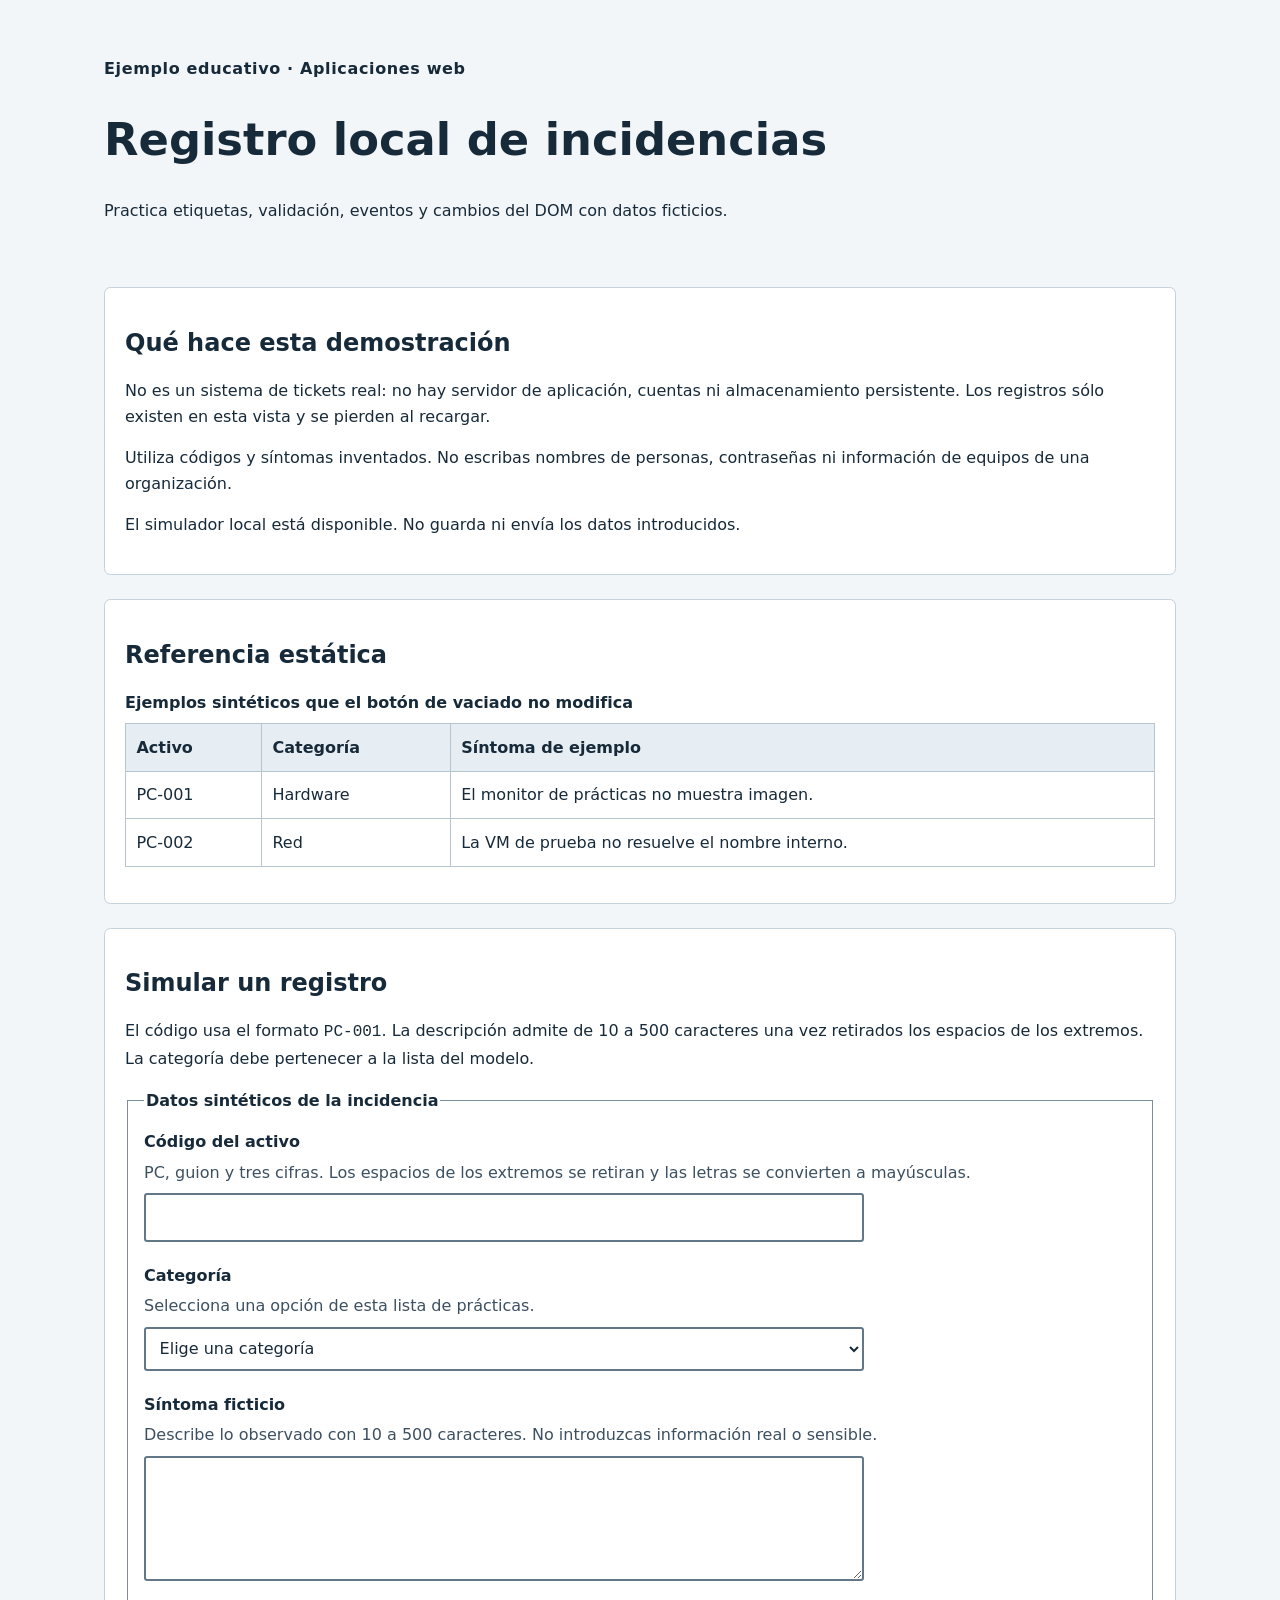
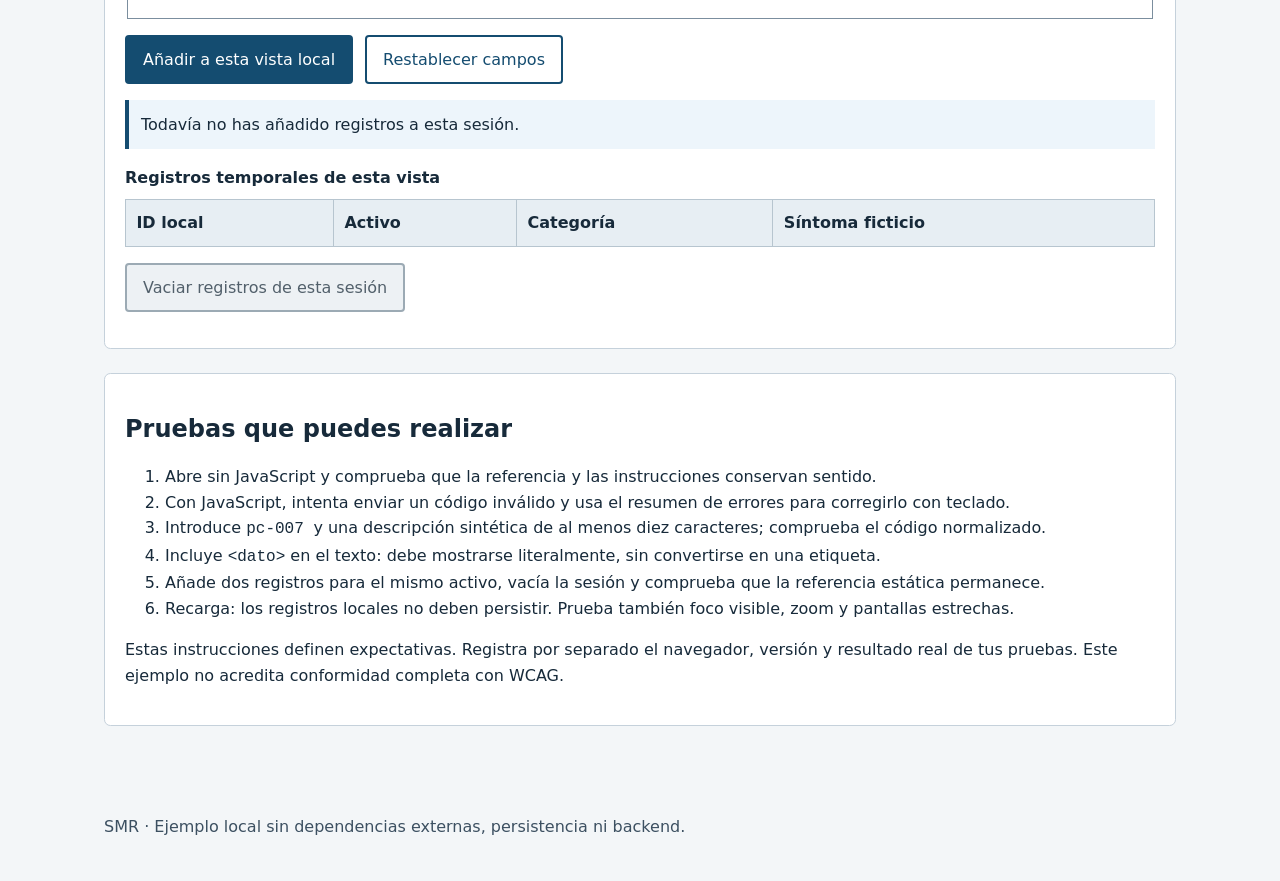
<file: segundo/aplicaciones-web/ejemplos/registro-local/index.html>
<!doctype html>
<html lang="es">
<head>
  <meta charset="utf-8">
  <meta name="viewport" content="width=device-width, initial-scale=1">
  <title>Registro local de incidencias · Laboratorio SMR</title>
  <link rel="stylesheet" href="estilos.css">
  <script src="app.js" defer></script>
</head>
<body>
  <a class="salto" href="#contenido">Saltar al contenido</a>
  <header>
    <p class="etiqueta">Ejemplo educativo · Aplicaciones web</p>
    <h1>Registro local de incidencias</h1>
    <p>Practica etiquetas, validación, eventos y cambios del DOM con datos ficticios.</p>
  </header>

  <main id="contenido">
    <section aria-labelledby="alcance-titulo">
      <h2 id="alcance-titulo">Qué hace esta demostración</h2>
      <p>No es un sistema de tickets real: no hay servidor de aplicación, cuentas ni almacenamiento persistente. Los registros sólo existen en esta vista y se pierden al recargar.</p>
      <p>Utiliza códigos y síntomas inventados. No escribas nombres de personas, contraseñas ni información de equipos de una organización.</p>
      <p id="estado-script">La información de referencia está disponible sin JavaScript. El simulador interactivo necesita que el script local se cargue correctamente.</p>
      <noscript><p>JavaScript está desactivado. Puedes consultar la tabla y las instrucciones, pero el registro local permanece oculto.</p></noscript>
    </section>

    <section aria-labelledby="referencia-titulo">
      <h2 id="referencia-titulo">Referencia estática</h2>
      <div class="tabla-contenedor" tabindex="0" role="region" aria-label="Tabla de referencia desplazable si es necesario">
        <table id="referencia">
          <caption>Ejemplos sintéticos que el botón de vaciado no modifica</caption>
          <thead>
            <tr><th scope="col">Activo</th><th scope="col">Categoría</th><th scope="col">Síntoma de ejemplo</th></tr>
          </thead>
          <tbody>
            <tr><td>PC-001</td><td>Hardware</td><td>El monitor de prácticas no muestra imagen.</td></tr>
            <tr><td>PC-002</td><td>Red</td><td>La VM de prueba no resuelve el nombre interno.</td></tr>
          </tbody>
        </table>
      </div>
    </section>

    <section id="interaccion" hidden aria-labelledby="simulador-titulo">
      <h2 id="simulador-titulo">Simular un registro</h2>
      <p>El código usa el formato <code>PC-001</code>. La descripción admite de 10 a 500 caracteres una vez retirados los espacios de los extremos. La categoría debe pertenecer a la lista del modelo.</p>

      <div id="resumen-errores" class="resumen" tabindex="-1" aria-labelledby="errores-titulo" hidden>
        <h3 id="errores-titulo">Revisa los datos indicados</h3>
        <ul id="lista-errores"></ul>
      </div>

      <form id="registro" action="#" method="get">
        <fieldset>
          <legend>Datos sintéticos de la incidencia</legend>
          <div class="campo">
            <label for="codigo">Código del activo</label>
            <p id="codigo-ayuda" class="ayuda">PC, guion y tres cifras. Los espacios de los extremos se retiran y las letras se convierten a mayúsculas.</p>
            <input id="codigo" name="codigo" type="text" required maxlength="30" pattern="PC-[0-9]{3}" aria-describedby="codigo-ayuda" autocomplete="off" spellcheck="false">
            <p id="codigo-error" class="error" hidden></p>
          </div>
          <div class="campo">
            <label for="categoria">Categoría</label>
            <p id="categoria-ayuda" class="ayuda">Selecciona una opción de esta lista de prácticas.</p>
            <select id="categoria" name="categoria" required aria-describedby="categoria-ayuda">
              <option value="">Elige una categoría</option>
              <option value="Hardware">Hardware</option>
              <option value="Software">Software</option>
              <option value="Red">Red</option>
              <option value="Impresión">Impresión</option>
            </select>
            <p id="categoria-error" class="error" hidden></p>
          </div>
          <div class="campo">
            <label for="descripcion">Síntoma ficticio</label>
            <p id="descripcion-ayuda" class="ayuda">Describe lo observado con 10 a 500 caracteres. No introduzcas información real o sensible.</p>
            <textarea id="descripcion" name="descripcion" rows="4" required minlength="10" maxlength="500" aria-describedby="descripcion-ayuda"></textarea>
            <p id="descripcion-error" class="error" hidden></p>
          </div>
        </fieldset>
        <div class="acciones">
          <button type="submit">Añadir a esta vista local</button>
          <button type="reset" class="secundario">Restablecer campos</button>
        </div>
      </form>

      <p id="estado" class="estado" role="status" aria-atomic="true">Todavía no has añadido registros a esta sesión.</p>
      <div class="tabla-contenedor" tabindex="0" role="region" aria-label="Registros de la sesión, desplazables si es necesario">
        <table id="registros">
          <caption>Registros temporales de esta vista</caption>
          <thead>
            <tr><th scope="col">ID local</th><th scope="col">Activo</th><th scope="col">Categoría</th><th scope="col">Síntoma ficticio</th></tr>
          </thead>
          <tbody id="filas-locales"></tbody>
        </table>
      </div>
      <p><button id="vaciar" type="button" class="secundario" disabled>Vaciar registros de esta sesión</button></p>
    </section>

    <section aria-labelledby="pruebas-titulo">
      <h2 id="pruebas-titulo">Pruebas que puedes realizar</h2>
      <ol>
        <li>Abre sin JavaScript y comprueba que la referencia y las instrucciones conservan sentido.</li>
        <li>Con JavaScript, intenta enviar un código inválido y usa el resumen de errores para corregirlo con teclado.</li>
        <li>Introduce <code> pc-007 </code> y una descripción sintética de al menos diez caracteres; comprueba el código normalizado.</li>
        <li>Incluye <code>&lt;dato&gt;</code> en el texto: debe mostrarse literalmente, sin convertirse en una etiqueta.</li>
        <li>Añade dos registros para el mismo activo, vacía la sesión y comprueba que la referencia estática permanece.</li>
        <li>Recarga: los registros locales no deben persistir. Prueba también foco visible, zoom y pantallas estrechas.</li>
      </ol>
      <p>Estas instrucciones definen expectativas. Registra por separado el navegador, versión y resultado real de tus pruebas. Este ejemplo no acredita conformidad completa con WCAG.</p>
    </section>
  </main>
  <footer><p>SMR · Ejemplo local sin dependencias externas, persistencia ni backend.</p></footer>
</body>
</html>
</file>
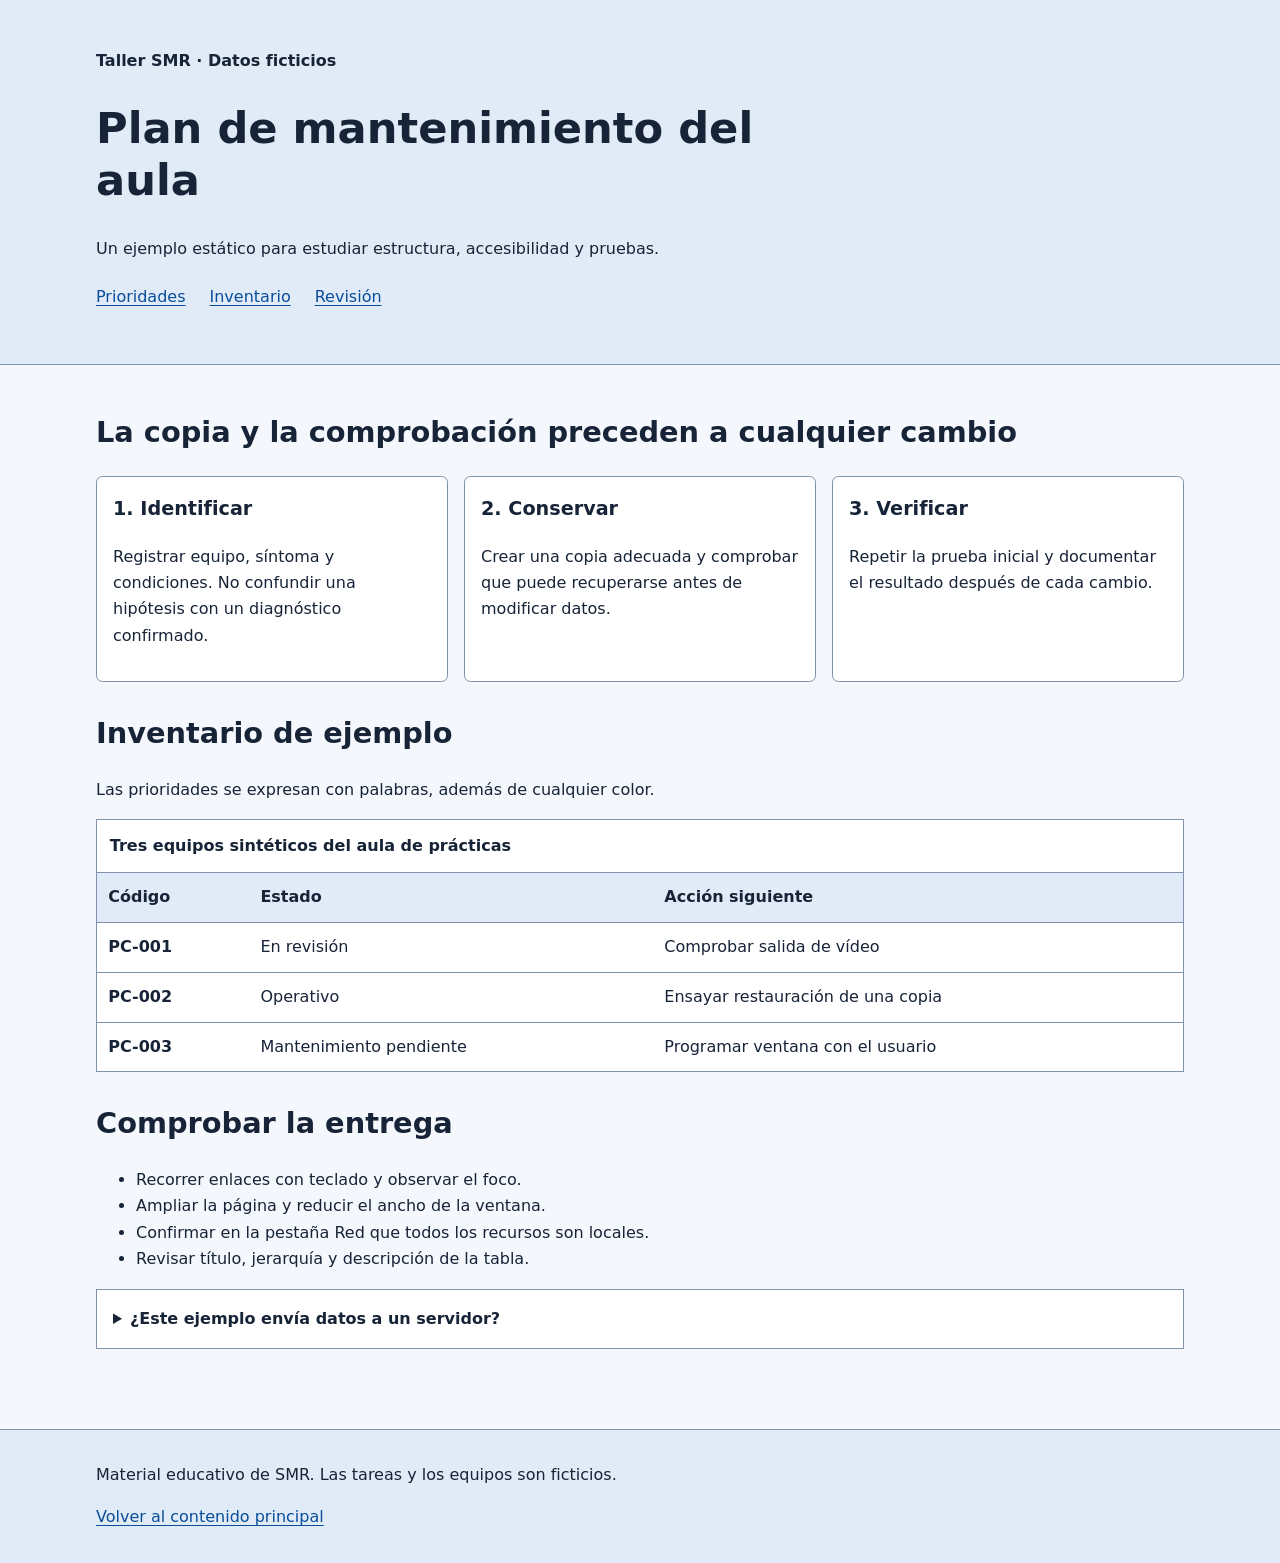
<file: segundo/aplicaciones-web/ejemplos/sitio-estatico/index.html>
<!doctype html>
<html lang="es">
<head>
  <meta charset="utf-8">
  <meta name="viewport" content="width=device-width, initial-scale=1">
  <meta name="description" content="Ejemplo didáctico de documentación de un taller SMR con HTML y CSS locales.">
  <title>Taller SMR · Plan de mantenimiento</title>
  <link rel="stylesheet" href="estilos.css">
</head>
<body>
  <a class="salto" href="#contenido">Saltar al contenido</a>
  <header>
    <div class="contenedor">
      <p class="marca">Taller SMR · Datos ficticios</p>
      <h1>Plan de mantenimiento del aula</h1>
      <p>Un ejemplo estático para estudiar estructura, accesibilidad y pruebas.</p>
      <nav aria-label="Navegación principal">
        <ul>
          <li><a href="#prioridades">Prioridades</a></li>
          <li><a href="#inventario">Inventario</a></li>
          <li><a href="#revision">Revisión</a></li>
        </ul>
      </nav>
    </div>
  </header>
  <main id="contenido" class="contenedor" tabindex="-1">
    <section id="prioridades" aria-labelledby="titulo-prioridades">
      <h2 id="titulo-prioridades">La copia y la comprobación preceden a cualquier cambio</h2>
      <div class="tarjetas">
        <article>
          <h3>1. Identificar</h3>
          <p>Registrar equipo, síntoma y condiciones. No confundir una hipótesis con un diagnóstico confirmado.</p>
        </article>
        <article>
          <h3>2. Conservar</h3>
          <p>Crear una copia adecuada y comprobar que puede recuperarse antes de modificar datos.</p>
        </article>
        <article>
          <h3>3. Verificar</h3>
          <p>Repetir la prueba inicial y documentar el resultado después de cada cambio.</p>
        </article>
      </div>
    </section>
    <section id="inventario" aria-labelledby="titulo-inventario">
      <h2 id="titulo-inventario">Inventario de ejemplo</h2>
      <p id="nota-tabla">Las prioridades se expresan con palabras, además de cualquier color.</p>
      <div class="tabla-contenedor" tabindex="0" role="region" aria-label="Inventario con desplazamiento horizontal si es necesario">
        <table aria-describedby="nota-tabla">
          <caption>Tres equipos sintéticos del aula de prácticas</caption>
          <thead>
            <tr><th scope="col">Código</th><th scope="col">Estado</th><th scope="col">Acción siguiente</th></tr>
          </thead>
          <tbody>
            <tr><th scope="row">PC-001</th><td>En revisión</td><td>Comprobar salida de vídeo</td></tr>
            <tr><th scope="row">PC-002</th><td>Operativo</td><td>Ensayar restauración de una copia</td></tr>
            <tr><th scope="row">PC-003</th><td>Mantenimiento pendiente</td><td>Programar ventana con el usuario</td></tr>
          </tbody>
        </table>
      </div>
    </section>
    <section id="revision" aria-labelledby="titulo-revision">
      <h2 id="titulo-revision">Comprobar la entrega</h2>
      <ul>
        <li>Recorrer enlaces con teclado y observar el foco.</li>
        <li>Ampliar la página y reducir el ancho de la ventana.</li>
        <li>Confirmar en la pestaña Red que todos los recursos son locales.</li>
        <li>Revisar título, jerarquía y descripción de la tabla.</li>
      </ul>
      <details>
        <summary>¿Este ejemplo envía datos a un servidor?</summary>
        <p>No contiene formularios, analítica ni scripts. El servidor HTTP registra las peticiones según su configuración.</p>
      </details>
    </section>
  </main>
  <footer>
    <div class="contenedor">
      <p>Material educativo de SMR. Las tareas y los equipos son ficticios.</p>
      <p><a href="#contenido">Volver al contenido principal</a></p>
    </div>
  </footer>
</body>
</html>
</file>
<file: segundo/aplicaciones-web/ejemplos/registro-local/estilos.css>
:root {
  color-scheme: light;
  font-family: system-ui, sans-serif;
  line-height: 1.6;
  color: #172a3a;
  background: #f3f6f8;
}

* { box-sizing: border-box; }
[hidden] { display: none !important; }
body { margin: 0; }
header, main, footer { width: min(70rem, 100%); margin-inline: auto; padding: 1.5rem; }
header { padding-top: 2.5rem; }
section { padding: 1.25rem; margin-bottom: 1.5rem; background: #fff; border: 1px solid #c5d1db; border-radius: .4rem; }
h1, h2, h3 { line-height: 1.25; }
h1 { font-size: clamp(1.8rem, 5vw, 2.8rem); }
a { color: #084f8b; text-underline-offset: .18em; }
code { font-family: ui-monospace, monospace; overflow-wrap: anywhere; }
.etiqueta { font-weight: 700; letter-spacing: .04em; }
.salto { position: absolute; left: 1rem; top: -5rem; padding: .75rem; background: #fff; border: 2px solid #172a3a; z-index: 2; }
.salto:focus { top: 1rem; }
:focus-visible { outline: 3px solid #9a4100; outline-offset: 3px; }
fieldset { border: 1px solid #7b8e9e; padding: 1rem; min-width: 0; }
legend, label { font-weight: 700; }
.campo { margin-bottom: 1.3rem; }
.ayuda { margin-block: .3rem .5rem; color: #3c5061; }
input, select, textarea, button { font: inherit; }
input, select, textarea { display: block; width: 100%; max-width: 45rem; border: 2px solid #637887; border-radius: .2rem; padding: .6rem; color: inherit; background: #fff; }
textarea { resize: vertical; }
[aria-invalid="true"] { border-color: #9b1c20; }
.error { color: #8b1519; font-weight: 600; margin-block: .4rem; }
.resumen { border: 3px solid #9b1c20; padding: 1rem; margin-block: 1rem; }
.resumen h3 { margin-top: 0; }
.acciones { display: flex; flex-wrap: wrap; gap: .75rem; margin-top: 1rem; }
button { cursor: pointer; background: #144c70; color: #fff; border: 2px solid #144c70; border-radius: .25rem; padding: .6rem 1rem; min-height: 2.75rem; }
button.secundario { color: #144c70; background: #fff; }
button:disabled { cursor: default; color: #52606b; border-color: #9caab4; background: #edf1f4; }
.estado { padding: .75rem; border-left: 4px solid #144c70; background: #edf5fb; }
.tabla-contenedor { max-width: 100%; overflow-x: auto; margin-block: 1rem; }
table { width: 100%; border-collapse: collapse; }
caption { text-align: left; font-weight: 700; padding-bottom: .5rem; }
th, td { text-align: left; vertical-align: top; padding: .65rem; border: 1px solid #b7c5cf; overflow-wrap: anywhere; }
th { background: #e7eef3; }
td:last-child { min-width: 12rem; }
footer { color: #3c5061; padding-bottom: 2rem; }

@media (max-width: 35rem) {
  header, main, footer { padding-inline: .75rem; }
  section { padding: .85rem; }
  .acciones button { width: 100%; }
}
</file>
<file: segundo/aplicaciones-web/ejemplos/sitio-estatico/estilos.css>
:root {
  color-scheme: light;
  --texto: #172337;
  --fondo: #f4f7fb;
  --enlace: #084d99;
  --borde: #8092ab;
}
* { box-sizing: border-box; }
html { scroll-behavior: auto; }
body {
  margin: 0;
  color: var(--texto);
  background: var(--fondo);
  font: 1rem/1.65 system-ui, sans-serif;
}
.contenedor { width: min(100% - 2rem, 68rem); margin-inline: auto; }
a { color: var(--enlace); text-underline-offset: .2em; }
a:hover { text-decoration-thickness: .18em; }
:focus-visible { outline: 3px solid #a23d00; outline-offset: 4px; }
.salto {
  position: absolute;
  left: 1rem;
  top: -10rem;
  z-index: 1;
  padding: .6rem 1rem;
  background: white;
}
.salto:focus { top: 1rem; }
header { background: #e1ebf7; padding-block: 2rem; border-bottom: 1px solid var(--borde); }
.marca { font-weight: 700; }
h1 { font-size: clamp(1.8rem, 4vw, 2.7rem); line-height: 1.2; max-width: 24ch; }
h2 { font-size: clamp(1.35rem, 3vw, 1.8rem); line-height: 1.35; }
h3 { font-size: 1.2rem; }
nav ul { display: flex; flex-wrap: wrap; gap: .8rem 1.5rem; padding: 0; list-style: none; }
nav a { display: inline-block; padding: .35rem 0; }
main { padding-block: 1rem 3rem; }
section { margin-block: 2rem; scroll-margin-block-start: 1rem; }
.tarjetas { display: grid; grid-template-columns: repeat(auto-fit, minmax(min(100%, 17rem), 1fr)); gap: 1rem; }
article { border: 1px solid var(--borde); border-radius: .4rem; background: white; padding: 1rem; }
article h3 { margin-top: 0; }
.tabla-contenedor { overflow-x: auto; border: 1px solid var(--borde); background: white; }
table { width: 100%; border-collapse: collapse; text-align: left; }
caption { padding: .8rem; font-weight: 700; text-align: left; }
th, td { padding: .7rem; vertical-align: top; border-top: 1px solid var(--borde); }
thead th { background: #e1ebf7; }
details { padding: 1rem; background: white; border: 1px solid var(--borde); }
summary { cursor: pointer; font-weight: 700; }
footer { padding-block: 1rem; background: #e1ebf7; border-top: 1px solid var(--borde); }
@media print {
  body { background: white; color: black; font-size: 11pt; }
  .salto, nav, footer a { display: none; }
  .contenedor { width: 100%; }
  .tarjetas { display: block; }
  article, table { break-inside: avoid; }
  a { color: black; }
}
</file>
